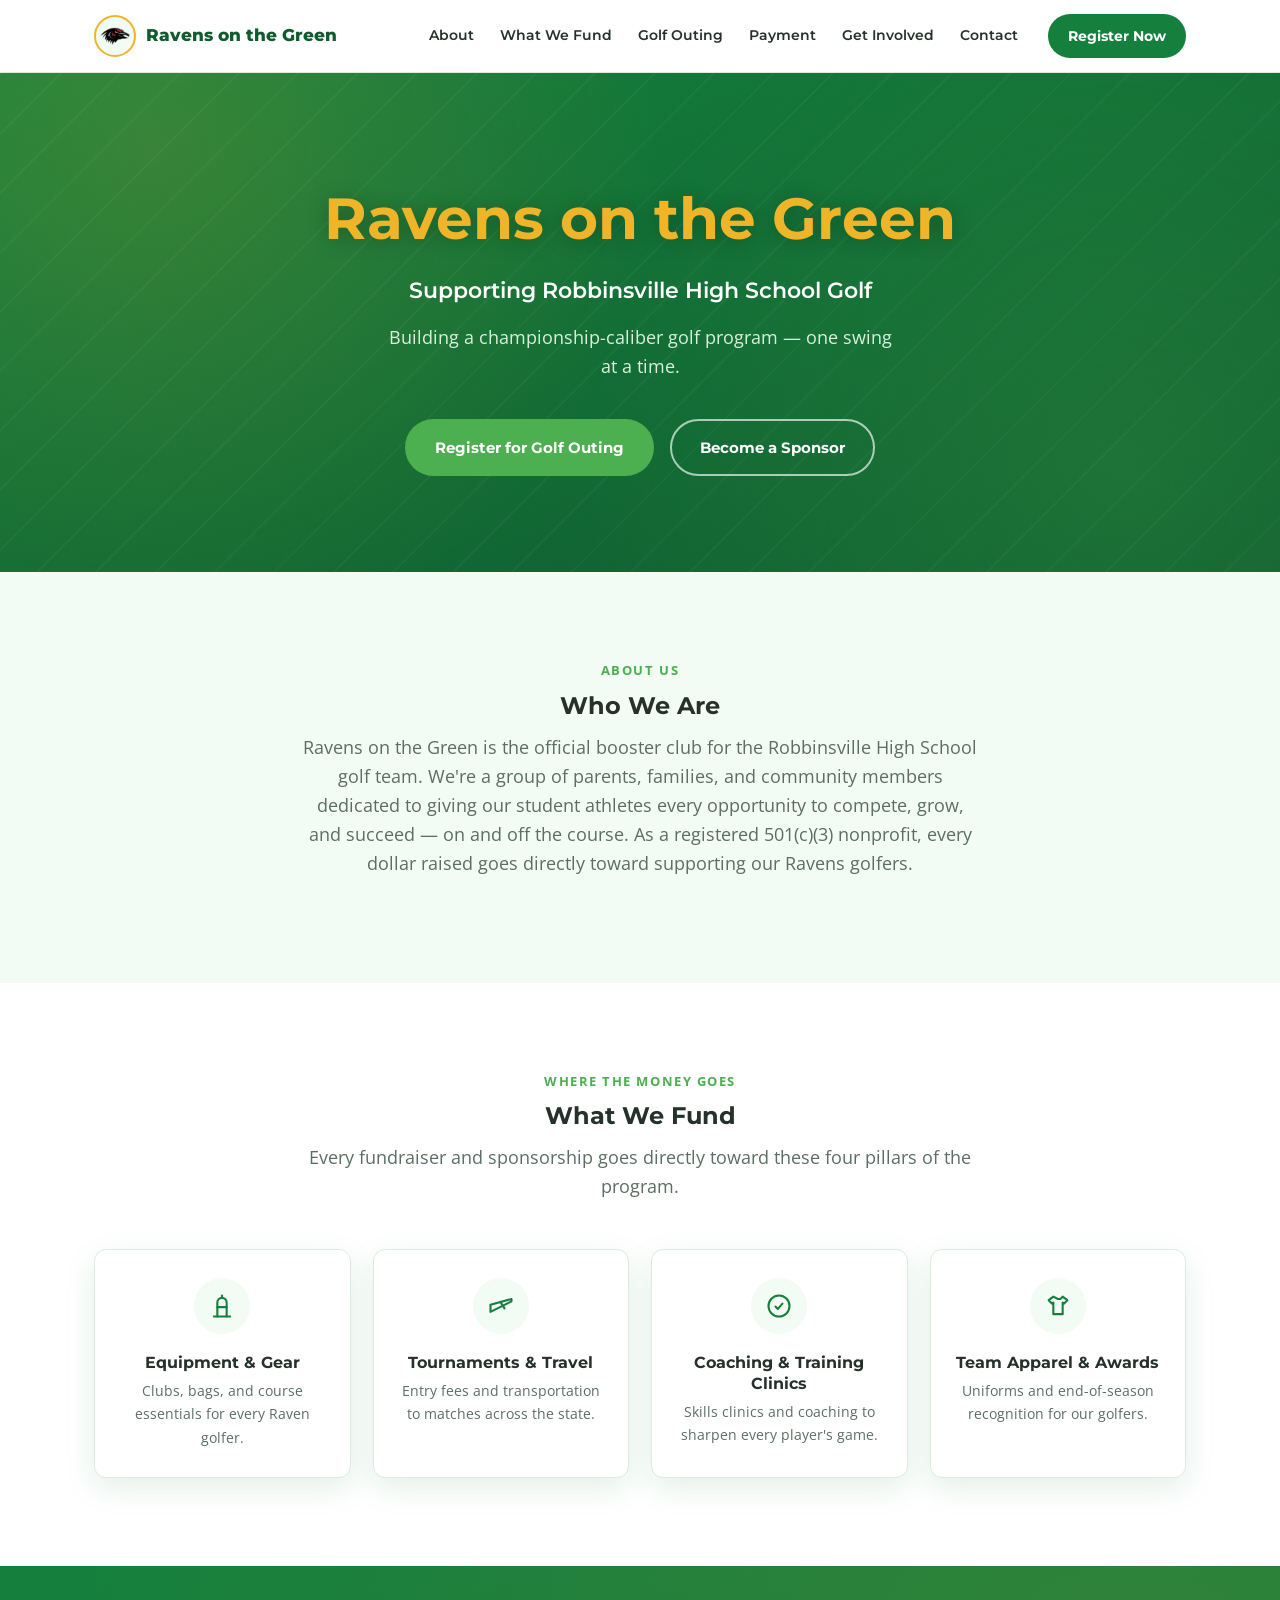
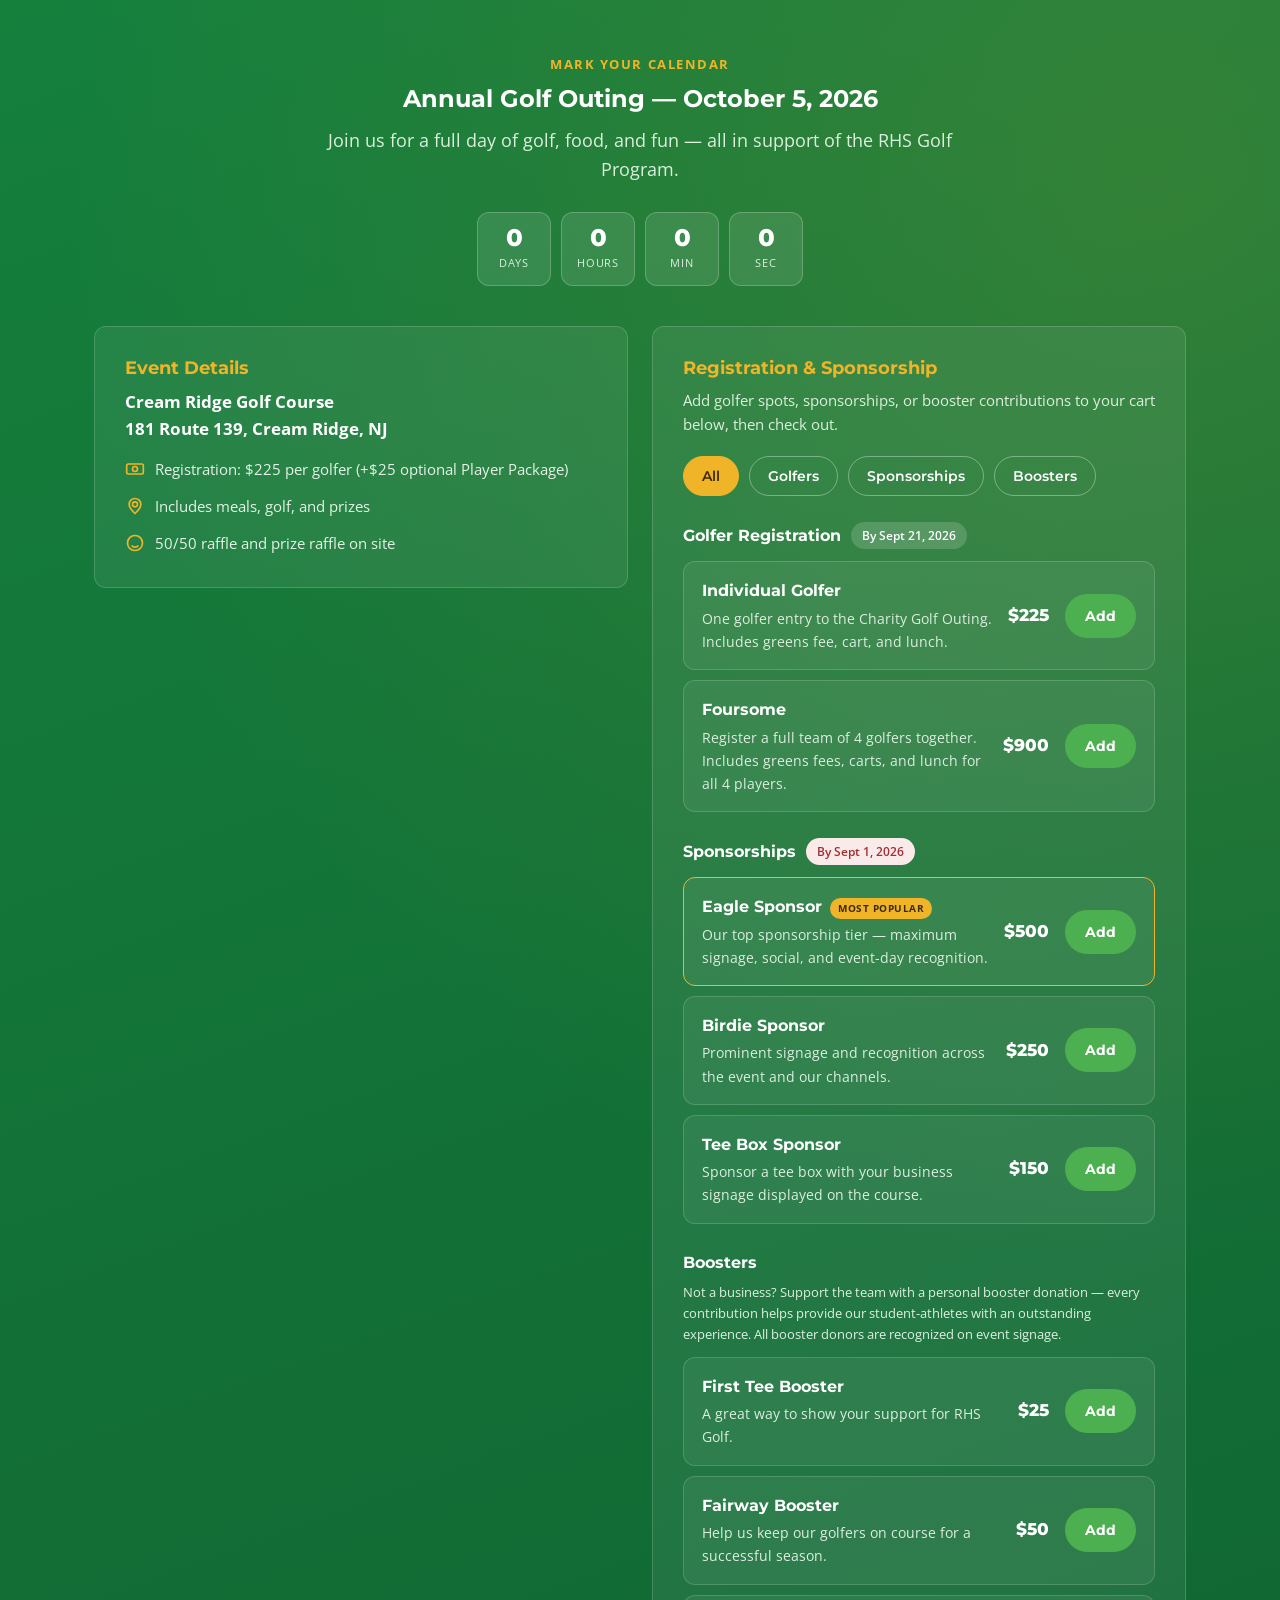
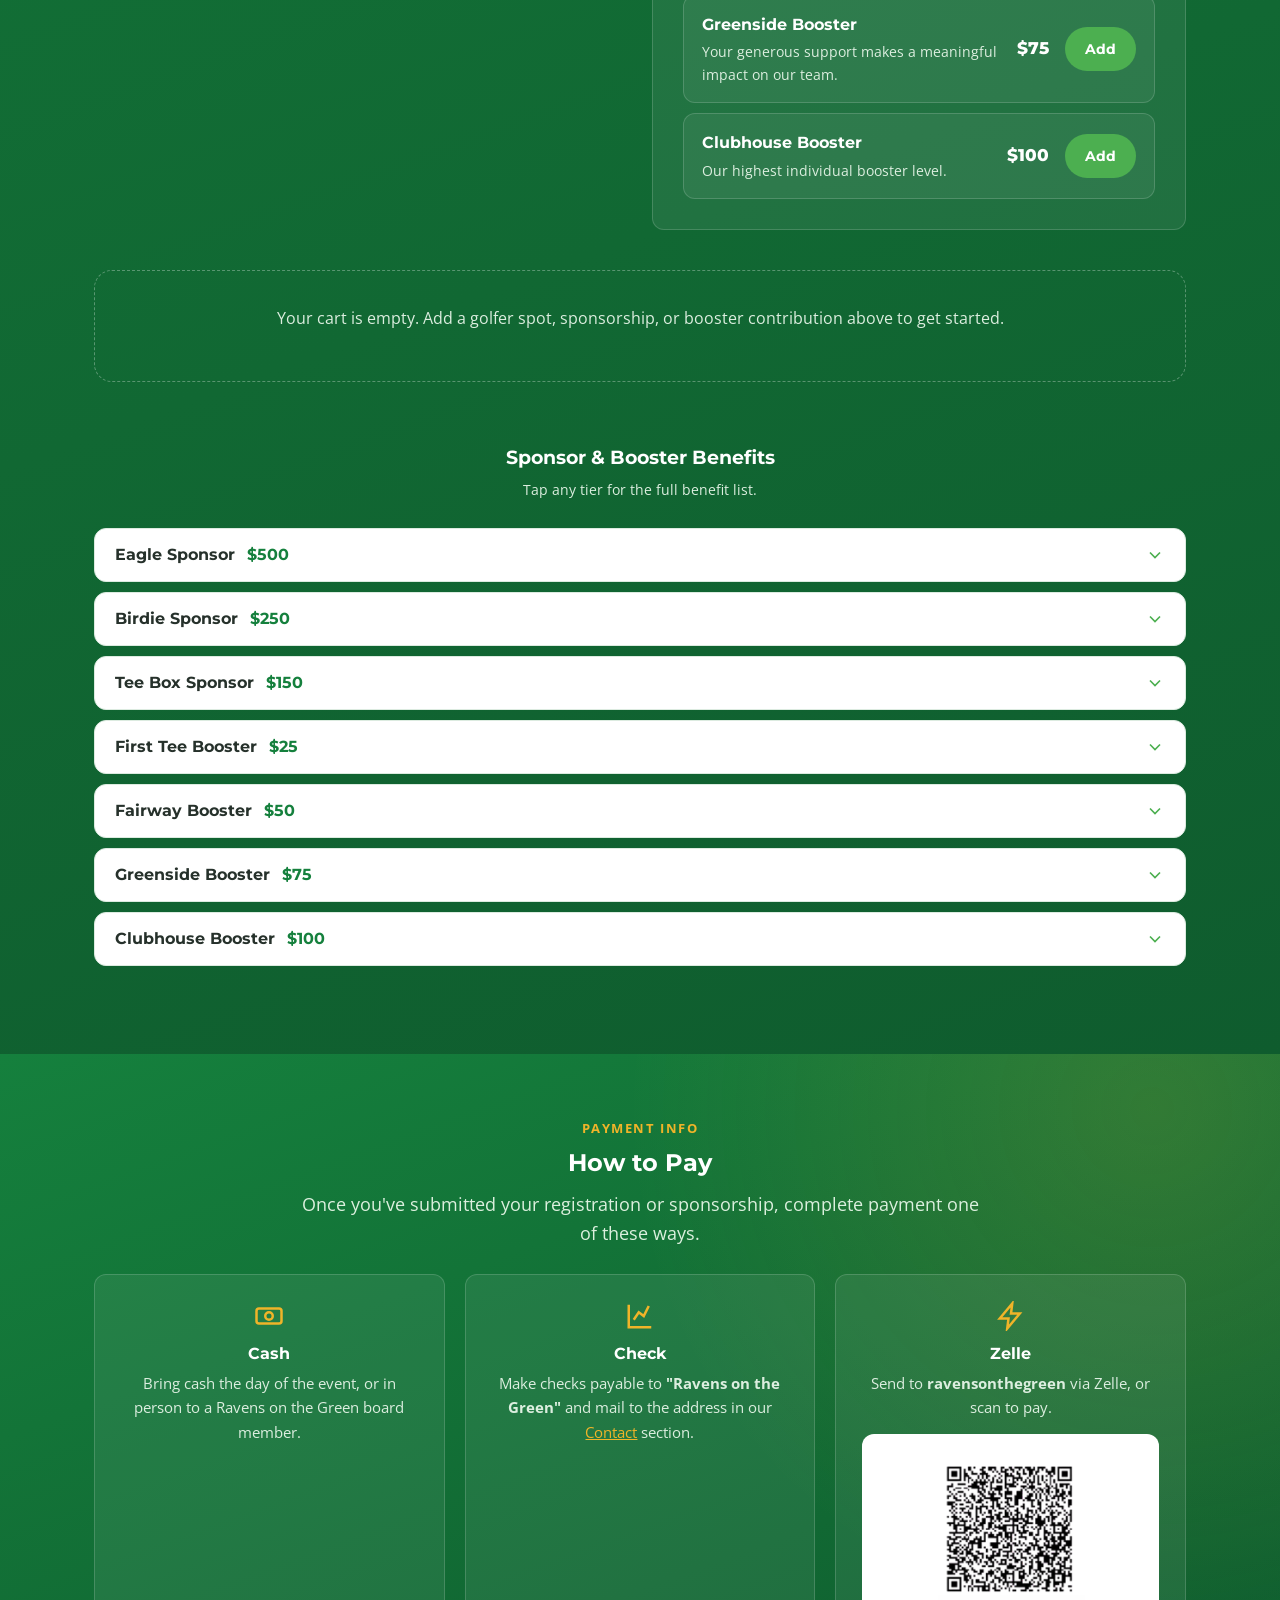
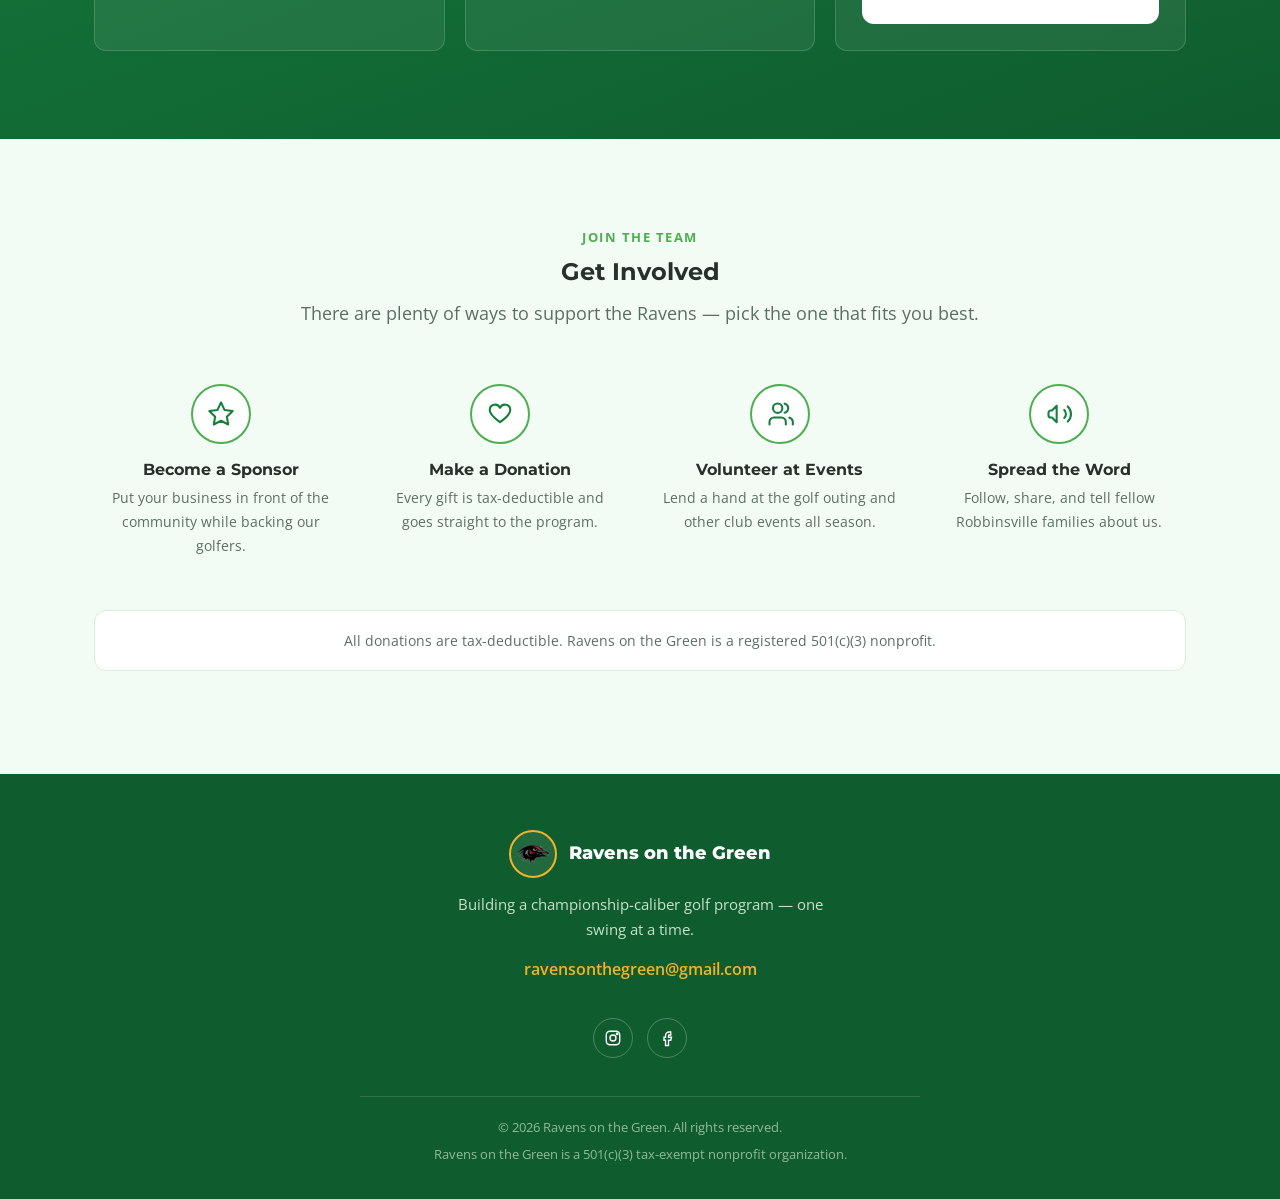
<file: index.html>
<!DOCTYPE html>
<html lang="en">
<head>
<meta charset="UTF-8">
<meta name="viewport" content="width=device-width, initial-scale=1">
<title>Ravens on the Green | RHS Golf Booster Club</title>
<meta name="description" content="Ravens on the Green is the official 501(c)(3) booster club for the Robbinsville High School golf team.">
<link rel="icon" type="image/png" href="assets/raven-logo.png">
<link rel="preconnect" href="https://fonts.googleapis.com">
<link rel="preconnect" href="https://fonts.gstatic.com" crossorigin>
<link href="https://fonts.googleapis.com/css2?family=Montserrat:wght@600;700;800&family=Open+Sans:wght@400;500;600;700&display=swap" rel="stylesheet">
<style>
  :root {
    --green: #15803D;
    --green-dark: #0F5C2E;
    --green-light: #4CAF50;
    --green-tint: #E9F7EC;
    --bg-light: #F3FBF5;
    --white: #FFFFFF;
    --text: #26312B;
    --text-muted: #5C6E64;
    --border: #DCEBE0;
    --red: #D64545;
    --red-dark: #A32E2E;
    --red-tint: #FBEAEA;
    --yellow: #F0B429;
    --yellow-dark: #92660D;
    --yellow-tint: #FDF3DC;
    --radius: 12px;
    --radius-lg: 18px;
    --radius-pill: 999px;
    --shadow: 0 10px 30px rgba(21, 128, 61, 0.12);
    --shadow-sm: 0 1px 3px rgba(21, 128, 61, 0.08);
    --nav-height: 72px;
    --cart-bar-height: 76px;
    --transition: 200ms ease;
  }

  * { box-sizing: border-box; }
  html { scroll-behavior: smooth; }
  html, body { overflow-x: hidden; }
  @media (prefers-reduced-motion: reduce) {
    html { scroll-behavior: auto; }
    *, *::before, *::after { animation-duration: 0.01ms !important; transition-duration: 0.01ms !important; }
  }

  body {
    margin: 0; font-family: 'Open Sans', sans-serif; color: var(--text);
    background: var(--white); font-size: 16px; line-height: 1.65; -webkit-font-smoothing: antialiased;
  }
  body.has-cart-bar { padding-bottom: var(--cart-bar-height); }
  h1, h2, h3, h4 { font-family: 'Montserrat', sans-serif; font-weight: 700; line-height: 1.25; margin: 0 0 0.5em; }
  p { margin: 0 0 1em; }
  a { color: inherit; }
  img, svg { max-width: 100%; display: block; }
  ul { list-style: none; margin: 0; padding: 0; }
  .container { max-width: 1140px; margin: 0 auto; padding: 0 24px; }
  .section { padding: 88px 0; scroll-margin-top: var(--nav-height); }
  .section-light { background: var(--bg-light); }
  .section-white { background: var(--white); }
  .eyebrow {
    text-transform: uppercase; letter-spacing: 0.12em; font-weight: 700; font-size: 0.8rem;
    color: var(--green-light); margin: 0 0 0.7em;
  }
  .center { text-align: center; }
  .lead { font-size: 1.1rem; color: var(--text-muted); max-width: 68ch; }
  .lead.center { margin-left: auto; margin-right: auto; }

  :focus-visible { outline: 3px solid var(--yellow); outline-offset: 2px; }
  .skip-link {
    position: absolute; left: -999px; top: 0; background: var(--green-dark); color: #fff;
    padding: 12px 20px; z-index: 2000; border-radius: 0 0 8px 0;
  }
  .skip-link:focus { left: 0; }

  /* Buttons */
  .btn {
    display: inline-flex; align-items: center; justify-content: center; gap: 8px;
    font-family: 'Montserrat', sans-serif; font-weight: 700; font-size: 0.95rem;
    padding: 14px 28px; border-radius: 999px; border: 2px solid transparent;
    cursor: pointer; text-decoration: none; min-height: 44px; white-space: nowrap;
    transition: transform var(--transition), box-shadow var(--transition), background var(--transition), color var(--transition);
  }
  .btn:active { transform: scale(0.97); }
  .btn:disabled { opacity: 0.55; cursor: not-allowed; }
  .btn-primary { background: var(--green); color: #fff; }
  .btn-primary:hover { background: var(--green-dark); box-shadow: 0 8px 22px rgba(21, 128, 61, 0.3); transform: translateY(-2px); }
  .btn-light { background: var(--green-light); color: #fff; }
  .btn-light:hover { background: #3d9142; box-shadow: 0 8px 22px rgba(76, 175, 80, 0.35); transform: translateY(-2px); }
  .btn-outline-light { background: transparent; color: #fff; border-color: rgba(255, 255, 255, 0.65); }
  .btn-outline-light:hover { background: rgba(255, 255, 255, 0.12); border-color: #fff; transform: translateY(-2px); }
  .btn-outline { background: transparent; color: var(--green); border-color: var(--green); }
  .btn-outline:hover { background: var(--green-tint); }
  .btn-sm { padding: 9px 18px; font-size: 0.85rem; }
  .btn-lg { padding: 16px 32px; font-size: 1.02rem; }
  .btn-block { width: 100%; }
  .icon { width: 20px; height: 20px; flex-shrink: 0; }

  /* Nav */
  .site-nav {
    position: sticky; top: 0; z-index: 1000; background: rgba(255, 255, 255, 0.94);
    backdrop-filter: blur(8px); border-bottom: 1px solid var(--border);
    transition: box-shadow var(--transition);
  }
  .site-nav.is-scrolled { box-shadow: 0 4px 18px rgba(21, 128, 61, 0.08); }
  .nav-inner {
    display: flex; align-items: center; justify-content: space-between;
    height: var(--nav-height); max-width: 1140px; margin: 0 auto; padding: 0 24px;
  }
  .nav-brand { display: flex; align-items: center; gap: 10px; text-decoration: none; color: var(--green-dark); }
  .nav-logo {
    width: 42px; height: 42px; border-radius: 50%; background: var(--bg-light);
    border: 2px solid var(--yellow); display: flex; align-items: center; justify-content: center;
    overflow: hidden; flex-shrink: 0;
  }
  .nav-logo img { width: 78%; height: auto; }
  .nav-brand-text { font-family: 'Montserrat', sans-serif; font-weight: 800; font-size: 1.05rem; color: var(--green-dark); }
  .nav-links { display: flex; align-items: center; gap: 26px; }
  .nav-link {
    font-family: 'Montserrat', sans-serif; font-weight: 600; font-size: 0.9rem;
    color: var(--text); text-decoration: none; transition: color var(--transition);
  }
  .nav-link:hover { color: var(--green); }
  .nav-cta { margin-left: 4px; }
  .nav-toggle {
    display: none; flex-direction: column; justify-content: center; gap: 5px;
    width: 44px; height: 44px; background: none; border: none; cursor: pointer;
  }
  .nav-toggle span { display: block; width: 24px; height: 2.5px; background: var(--green-dark); border-radius: 2px; transition: transform var(--transition), opacity var(--transition); }
  .nav-toggle[aria-expanded="true"] span:nth-child(1) { transform: translateY(7.5px) rotate(45deg); }
  .nav-toggle[aria-expanded="true"] span:nth-child(2) { opacity: 0; }
  .nav-toggle[aria-expanded="true"] span:nth-child(3) { transform: translateY(-7.5px) rotate(-45deg); }

  @media (max-width: 900px) {
    .nav-toggle { display: flex; }
    .nav-links {
      position: fixed; top: var(--nav-height); left: 0; right: 0;
      height: calc(100vh - var(--nav-height)); height: calc(100dvh - var(--nav-height));
      background: var(--white); flex-direction: column; align-items: stretch; gap: 0;
      padding: 12px 24px 32px; transform: translateX(100%); transition: transform 260ms ease;
      overflow-y: auto;
    }
    .nav-links.is-open { transform: translateX(0); }
    .nav-link { padding: 15px 4px; border-bottom: 1px solid var(--border); font-size: 1.05rem; }
    .nav-cta { margin: 18px 0 0; text-align: center; }
  }

  /* Hero */
  .hero {
    position: relative; color: #fff; text-align: center;
    padding: 110px 24px 96px;
    background:
      radial-gradient(circle at 12% 15%, rgba(240, 180, 41, 0.16), transparent 42%),
      radial-gradient(circle at 88% 82%, rgba(76, 175, 80, 0.22), transparent 45%),
      repeating-linear-gradient(135deg, rgba(255, 255, 255, 0.035) 0 2px, transparent 2px 42px),
      linear-gradient(160deg, var(--green) 0%, var(--green-dark) 100%);
  }
  .hero-inner { position: relative; z-index: 1; max-width: 780px; margin: 0 auto; }
  .hero-club-name { color: var(--yellow); font-size: clamp(2.2rem, 5.5vw, 3.6rem); margin-bottom: 0.3em; text-shadow: 0 2px 20px rgba(0, 0, 0, 0.25); }
  .hero-subtitle { font-family: 'Montserrat', sans-serif; font-weight: 600; font-size: clamp(1.1rem, 2.4vw, 1.4rem); color: #fff; margin-bottom: 0.6em; }
  .hero-tagline { font-size: 1.1rem; color: #DCF0DE; max-width: 52ch; margin: 0 auto 2.2em; }
  .hero-actions { display: flex; flex-wrap: wrap; justify-content: center; gap: 16px; }

  /* Cards grid: What We Fund */
  .fund-grid { display: grid; grid-template-columns: repeat(2, 1fr); gap: 22px; margin-top: 48px; }
  @media (min-width: 860px) { .fund-grid { grid-template-columns: repeat(4, 1fr); } }
  .fund-card {
    background: var(--white); border: 1px solid var(--border); border-radius: var(--radius);
    padding: 28px 20px; text-align: center; box-shadow: var(--shadow);
    transition: transform var(--transition), box-shadow var(--transition);
  }
  .fund-card:hover { transform: translateY(-6px); box-shadow: 0 16px 36px rgba(21, 128, 61, 0.16); }
  .fund-icon {
    width: 56px; height: 56px; margin: 0 auto 18px; border-radius: 50%;
    background: var(--bg-light); display: flex; align-items: center; justify-content: center;
  }
  .fund-icon svg { width: 28px; height: 28px; color: var(--green); }
  .fund-card h3 { font-size: 1.02rem; margin-bottom: 0.4em; }
  .fund-card p { font-size: 0.88rem; color: var(--text-muted); margin: 0; }

  /* Golf outing */
  .outing {
    background:
      radial-gradient(circle at 90% 8%, rgba(240, 180, 41, 0.14), transparent 40%),
      linear-gradient(160deg, var(--green) 0%, var(--green-dark) 100%);
    color: #fff;
  }
  .outing .eyebrow { color: var(--yellow); }
  .outing h2 { color: #fff; }
  .outing-grid { display: grid; grid-template-columns: 1fr; gap: 24px; margin-top: 40px; }
  @media (min-width: 900px) { .outing-grid { grid-template-columns: 1fr 1fr; align-items: start; } }
  .outing-details {
    background: rgba(255, 255, 255, 0.07); border: 1px solid rgba(255, 255, 255, 0.16);
    border-radius: var(--radius); padding: 30px;
  }
  .outing-details h3 { color: var(--yellow); font-size: 1.1rem; }
  .outing-venue { font-weight: 700; font-size: 1.05rem; margin-bottom: 0.8em; }
  .outing-list { display: flex; flex-direction: column; gap: 12px; margin: 0 0 0; padding: 0; }
  .outing-list li { display: flex; gap: 10px; align-items: flex-start; color: #E4F3E6; font-size: 0.96rem; }
  .outing-list svg { width: 20px; height: 20px; color: var(--yellow); flex-shrink: 0; margin-top: 2px; }

  .countdown { display: flex; gap: 10px; margin: 28px auto 0; justify-content: center; flex-wrap: wrap; }
  .countdown-item {
    display: flex; flex-direction: column; align-items: center; justify-content: center;
    background: rgba(255, 255, 255, 0.1); border: 1px solid rgba(255, 255, 255, 0.22);
    border-radius: var(--radius); width: 74px; height: 74px;
  }
  .countdown-num { font-family: 'Montserrat', sans-serif; font-size: 1.5rem; font-weight: 800; line-height: 1; font-variant-numeric: tabular-nums; }
  .countdown-label { font-size: 0.66rem; text-transform: uppercase; letter-spacing: 0.07em; margin-top: 5px; color: #DCF0DE; }

  /* Tier tabs & lists (cart) */
  .tier-tabs { display: flex; gap: 10px; margin: 0 0 26px; flex-wrap: wrap; }
  .tier-tab {
    font-family: 'Montserrat', sans-serif; font-weight: 600; font-size: 0.86rem;
    padding: 9px 18px; border-radius: var(--radius-pill); border: 1.5px solid rgba(255, 255, 255, 0.35);
    background: transparent; color: #fff; cursor: pointer; transition: all var(--transition); min-height: 40px;
  }
  .tier-tab:hover { border-color: var(--yellow); }
  .tier-tab.is-active { background: var(--yellow); border-color: var(--yellow); color: #3D2B04; }

  .tier-group-label {
    display: flex; align-items: center; gap: 10px; flex-wrap: wrap;
    font-family: 'Montserrat', sans-serif; font-weight: 700; font-size: 0.98rem;
    margin: 26px 0 12px; color: #fff;
  }
  .tier-group-label:first-of-type { margin-top: 6px; }
  .tier-group-label[hidden] { display: none; }
  .deadline-pill {
    font-family: 'Open Sans', sans-serif; font-weight: 600; font-size: 0.72rem;
    background: rgba(255, 255, 255, 0.16); color: #fff; padding: 4px 11px; border-radius: var(--radius-pill);
  }
  .deadline-pill.urgent { background: var(--red-tint); color: var(--red-dark); }

  .tier-list { display: flex; flex-direction: column; gap: 10px; }
  .tier-list[hidden] { display: none; }
  .tier-row {
    display: flex; align-items: center; gap: 16px; padding: 16px 18px;
    border: 1px solid rgba(255, 255, 255, 0.16); border-radius: var(--radius); background: rgba(255, 255, 255, 0.06);
    transition: box-shadow var(--transition), border-color var(--transition), background var(--transition);
  }
  .tier-row:hover { border-color: rgba(255, 255, 255, 0.35); }
  .tier-row.is-in-cart { border-color: var(--yellow); background: rgba(240, 180, 41, 0.12); }
  .tier-row.is-featured { border-color: var(--yellow); }
  .tier-main { flex: 1; min-width: 0; }
  .tier-name-row { display: flex; align-items: center; gap: 8px; flex-wrap: wrap; }
  .tier-name { font-family: 'Montserrat', sans-serif; font-weight: 700; font-size: 1rem; margin-bottom: 2px; }
  .tier-badge {
    font-family: 'Open Sans', sans-serif; font-weight: 700; font-size: 0.65rem; text-transform: uppercase; letter-spacing: 0.05em;
    background: var(--yellow); color: #3D2B04; padding: 2px 8px; border-radius: var(--radius-pill);
  }
  .tier-desc { color: #DCEEDF; font-size: 0.88rem; margin: 0; }
  .tier-price { font-family: 'Montserrat', sans-serif; font-weight: 800; font-size: 1.05rem; white-space: nowrap; color: #fff; }
  .tier-action { flex-shrink: 0; }

  .tier-addon { margin-top: 10px; padding-top: 10px; border-top: 1px dashed rgba(255, 255, 255, 0.22); }
  .tier-addon label { display: flex; align-items: center; gap: 10px; font-size: 0.87rem; color: #E4F3E6; cursor: pointer; }
  .tier-addon input { width: 18px; height: 18px; accent-color: var(--yellow); flex-shrink: 0; }

  .qty-stepper { display: flex; align-items: center; gap: 10px; background: rgba(255, 255, 255, 0.14); border-radius: var(--radius-pill); padding: 4px; }
  .qty-btn {
    width: 34px; height: 34px; border-radius: 50%; border: none; background: var(--white); color: var(--green-dark);
    font-size: 1.15rem; font-weight: 700; cursor: pointer; display: flex; align-items: center; justify-content: center;
    transition: background var(--transition);
  }
  .qty-btn:hover { background: var(--yellow); }
  .qty-val { min-width: 20px; text-align: center; font-weight: 700; color: #fff; font-variant-numeric: tabular-nums; }

  @media (max-width: 640px) {
    .tier-row { flex-wrap: wrap; }
    .tier-price { order: 2; }
    .tier-action { order: 3; margin-left: auto; }
    .tier-main { order: 1; flex-basis: 100%; }
  }

  /* Checkout */
  .checkout { margin-top: 40px; }
  .checkout-empty {
    text-align: center; padding: 34px 22px; border: 1px dashed rgba(255, 255, 255, 0.3);
    border-radius: var(--radius-lg); color: #DCEEDF;
  }
  .checkout-form { border: 1px solid var(--border); border-radius: var(--radius-lg); padding: 28px; background: var(--white); color: var(--text); box-shadow: var(--shadow); }
  .checkout-form h3 { color: var(--text); }
  .checkout-section { margin-top: 24px; padding-top: 20px; border-top: 1px solid var(--border); }

  .form-row { display: grid; grid-template-columns: 1fr 1fr; gap: 14px; }
  .form-row-3 { grid-template-columns: repeat(3, 1fr); }
  @media (max-width: 640px) { .form-row, .form-row-3 { grid-template-columns: 1fr; } }

  .field { margin-bottom: 14px; display: flex; flex-direction: column; }
  .field label { font-weight: 600; font-size: 0.88rem; margin-bottom: 6px; }
  .field .req { color: var(--red); }
  .field input, .field textarea {
    font-family: 'Open Sans', sans-serif; font-size: 1rem; padding: 11px 13px; border-radius: 8px;
    border: 1.5px solid var(--border); background: var(--white); color: var(--text);
    min-height: 44px; transition: border-color var(--transition);
  }
  .field input:focus, .field textarea:focus { border-color: var(--green-light); outline: none; }
  .field textarea { min-height: 68px; resize: vertical; }
  .field-hint { font-size: 0.8rem; color: var(--text-muted); margin: 4px 0 0; }
  .field-error { color: var(--red); font-size: 0.8rem; margin: 4px 0 0; min-height: 1.2em; }
  .field.has-error input, .field.has-error textarea { border-color: var(--red); }

  .checkbox-row { display: flex; align-items: center; gap: 10px; font-size: 0.92rem; cursor: pointer; margin-top: 6px; }
  .checkbox-row input { width: 18px; height: 18px; accent-color: var(--green); }

  .order-summary { margin: 14px 0; display: flex; flex-direction: column; gap: 8px; }
  .order-summary li { display: flex; justify-content: space-between; gap: 12px; font-size: 0.92rem; padding: 4px 0; }
  .order-summary .os-price { font-weight: 600; white-space: nowrap; }
  .order-total {
    display: flex; justify-content: space-between; align-items: center; font-family: 'Montserrat', sans-serif;
    font-weight: 800; font-size: 1.25rem; padding: 14px 0; border-top: 2px solid var(--text); margin-bottom: 18px;
    color: var(--green-dark);
  }
  .form-note { font-size: 0.82rem; color: var(--text-muted); text-align: center; margin: 12px 0 0; }

  .checkout-success { text-align: center; padding: 44px 22px; border: 1px solid var(--border); border-radius: var(--radius-lg); background: var(--white); color: var(--text); box-shadow: var(--shadow); }
  .success-icon { width: 52px; height: 52px; color: var(--green); margin: 0 auto 14px; }
  .checkout-success .btn { margin-top: 12px; }

  /* Sticky cart bar */
  .cart-bar {
    position: fixed; left: 0; right: 0; bottom: 0; z-index: 900;
    background: var(--green-dark); color: #fff; box-shadow: 0 -6px 24px rgba(0, 0, 0, 0.2);
    height: var(--cart-bar-height); display: flex; align-items: center;
  }
  .cart-bar[hidden] { display: none; }
  .cart-bar-inner { display: flex; align-items: center; justify-content: space-between; width: 100%; gap: 16px; }
  .cart-bar-summary { display: flex; flex-direction: column; }
  .cart-bar-count { font-size: 0.8rem; color: var(--yellow); }
  .cart-bar-total { font-family: 'Montserrat', sans-serif; font-weight: 800; font-size: 1.25rem; font-variant-numeric: tabular-nums; }

  /* Benefits accordion */
  .accordion { display: flex; flex-direction: column; gap: 10px; margin-top: 26px; }
  .accordion-item { border: 1px solid var(--border); border-radius: var(--radius); background: var(--white); overflow: hidden; }
  .accordion-trigger {
    width: 100%; display: flex; align-items: center; justify-content: space-between; gap: 16px;
    padding: 16px 20px; background: none; border: none; cursor: pointer; text-align: left;
    font-family: 'Montserrat', sans-serif; font-weight: 700; font-size: 0.98rem; color: var(--text); min-height: 44px;
  }
  .accordion-trigger-left { display: flex; align-items: center; gap: 12px; flex-wrap: wrap; }
  .accordion-price { color: var(--green); font-weight: 700; }
  .accordion-chevron { width: 20px; height: 20px; transition: transform var(--transition); flex-shrink: 0; color: var(--green-light); }
  .accordion-item.is-open .accordion-chevron { transform: rotate(180deg); }
  .accordion-panel { max-height: 0; overflow: hidden; transition: max-height 260ms ease; }
  .accordion-item.is-open .accordion-panel { max-height: 480px; }
  .accordion-panel-inner { padding: 0 20px 20px; color: var(--text-muted); }
  .accordion-panel-inner ul { display: flex; flex-direction: column; gap: 8px; }
  .accordion-panel-inner li { display: flex; gap: 10px; align-items: flex-start; font-size: 0.92rem; }
  .accordion-panel-inner li svg { width: 16px; height: 16px; margin-top: 3px; color: var(--green); flex-shrink: 0; }
  .benefits-note { font-size: 0.85rem; color: #DCEEDF; margin-top: 4px; }

  /* Payment */
  .payment-grid { display: grid; grid-template-columns: repeat(3, 1fr); gap: 20px; margin-top: 26px; }
  @media (max-width: 860px) { .payment-grid { grid-template-columns: 1fr; } }
  .payment-card {
    background: rgba(255, 255, 255, 0.07); border: 1px solid rgba(255, 255, 255, 0.16);
    border-radius: var(--radius); padding: 26px; text-align: center; color: #fff;
  }
  .payment-card .icon-lg { width: 30px; height: 30px; color: var(--yellow); margin: 0 auto 12px; }
  .payment-card h3 { color: #fff; font-size: 1.02rem; }
  .payment-card p { color: #DCEEDF; font-size: 0.92rem; margin: 0; }
  .qr-code {
    margin-top: 14px; border: 1px solid rgba(255, 255, 255, 0.25); border-radius: var(--radius);
    padding: 14px; display: flex; justify-content: center; background: #fff;
  }
  .qr-code img { width: 100%; max-width: 160px; height: auto; }

  /* Get involved */
  .involved-grid { display: grid; grid-template-columns: 1fr; gap: 26px; margin-top: 48px; }
  @media (min-width: 700px) { .involved-grid { grid-template-columns: repeat(2, 1fr); } }
  @media (min-width: 1024px) { .involved-grid { grid-template-columns: repeat(4, 1fr); } }
  .involved-item { text-align: center; padding: 8px; }
  .involved-icon {
    width: 60px; height: 60px; margin: 0 auto 16px; border-radius: 50%;
    background: var(--white); border: 2px solid var(--green-light); display: flex; align-items: center; justify-content: center;
  }
  .involved-icon svg { width: 28px; height: 28px; color: var(--green); }
  .involved-item h3 { font-size: 1rem; margin-bottom: 0.4em; }
  .involved-item p { font-size: 0.9rem; color: var(--text-muted); margin: 0; }
  .tax-note {
    text-align: center; margin-top: 44px; padding: 18px 24px; background: var(--white);
    border: 1px solid var(--border); border-radius: var(--radius); color: var(--text-muted); font-size: 0.9rem;
  }

  /* Footer */
  .footer { background: var(--green-dark); color: #DCEEDF; padding: 56px 0 28px; }
  .footer-inner { display: flex; flex-direction: column; align-items: center; text-align: center; gap: 14px; }
  .footer-brand { display: flex; align-items: center; gap: 12px; }
  .footer-logo {
    width: 48px; height: 48px; border-radius: 50%; background: rgba(255, 255, 255, 0.08);
    border: 2px solid var(--yellow); display: flex; align-items: center; justify-content: center; overflow: hidden;
  }
  .footer-logo img { width: 78%; height: auto; }
  .footer-name { font-family: 'Montserrat', sans-serif; font-weight: 800; color: #fff; font-size: 1.15rem; }
  .footer-tagline { color: #C6E2CA; font-size: 0.95rem; max-width: 44ch; margin: 0; }
  .footer-email a { color: var(--yellow); text-decoration: none; font-weight: 600; }
  .footer-email a:hover { text-decoration: underline; }
  .footer-social { display: flex; gap: 14px; margin: 6px 0; }
  .social-btn {
    width: 40px; height: 40px; border-radius: 50%; border: 1px solid rgba(255, 255, 255, 0.25);
    display: flex; align-items: center; justify-content: center; color: #fff; text-decoration: none;
    transition: background var(--transition), border-color var(--transition), transform var(--transition);
  }
  .social-btn:hover { background: var(--yellow); border-color: var(--yellow); color: #3D2B04; transform: translateY(-3px); }
  .social-btn svg { width: 18px; height: 18px; }
  .footer-legal { margin-top: 18px; border-top: 1px solid rgba(255, 255, 255, 0.14); padding-top: 20px; width: 100%; max-width: 560px; }
  .footer-legal p { font-size: 0.8rem; color: #8FBB98; margin: 0 0 6px; }
</style>
</head>
<body>

<a class="skip-link" href="#main">Skip to main content</a>

<nav class="site-nav" id="siteNav" aria-label="Primary">
  <div class="nav-inner">
    <a href="#top" class="nav-brand">
      <span class="nav-logo"><img src="assets/raven-logo.png" alt=""></span>
      <span class="nav-brand-text">Ravens on the Green</span>
    </a>
    <button class="nav-toggle" id="navToggle" aria-expanded="false" aria-controls="navLinks" aria-label="Toggle navigation menu">
      <span></span><span></span><span></span>
    </button>
    <div class="nav-links" id="navLinks">
      <a href="#who-we-are" class="nav-link">About</a>
      <a href="#what-we-fund" class="nav-link">What We Fund</a>
      <a href="#golf-outing" class="nav-link">Golf Outing</a>
      <a href="#payment" class="nav-link">Payment</a>
      <a href="#get-involved" class="nav-link">Get Involved</a>
      <a href="#contact" class="nav-link">Contact</a>
      <a href="#golf-outing" class="btn btn-primary btn-sm nav-cta">Register Now</a>
    </div>
  </div>
</nav>

<main id="main">

  <!-- ============ HERO ============ -->
  <section class="hero" id="top">
    <div class="hero-inner">
      <h1 class="hero-club-name">Ravens on the Green</h1>
      <p class="hero-subtitle">Supporting Robbinsville High School Golf</p>
      <p class="hero-tagline">Building a championship-caliber golf program — one swing at a time.</p>
      <div class="hero-actions">
        <a href="#golf-outing" class="btn btn-light" id="heroRegisterBtn">Register for Golf Outing</a>
        <a href="#golf-outing" class="btn btn-outline-light" id="heroSponsorBtn">Become a Sponsor</a>
      </div>
    </div>
  </section>

  <!-- ============ WHO WE ARE ============ -->
  <section class="section section-light" id="who-we-are">
    <div class="container">
      <p class="eyebrow center">About Us</p>
      <h2 class="center">Who We Are</h2>
      <p class="lead center">Ravens on the Green is the official booster club for the Robbinsville High School golf team. We're a group of parents, families, and community members dedicated to giving our student athletes every opportunity to compete, grow, and succeed — on and off the course. As a registered 501(c)(3) nonprofit, every dollar raised goes directly toward supporting our Ravens golfers.</p>
    </div>
  </section>

  <!-- ============ WHAT WE FUND ============ -->
  <section class="section section-white" id="what-we-fund">
    <div class="container">
      <p class="eyebrow center">Where the Money Goes</p>
      <h2 class="center">What We Fund</h2>
      <p class="lead center">Every fundraiser and sponsorship goes directly toward these four pillars of the program.</p>
      <div class="fund-grid">
        <div class="fund-card">
          <div class="fund-icon"><svg viewBox="0 0 24 24" fill="none" stroke="currentColor" stroke-width="1.8" stroke-linecap="round" stroke-linejoin="round"><path d="M8 21V9a4 4 0 0 1 4-4v0a4 4 0 0 1 4 4v12"/><path d="M5 21h14"/><path d="M8 13h8"/><path d="M12 5V3"/></svg></div>
          <h3>Equipment &amp; Gear</h3>
          <p>Clubs, bags, and course essentials for every Raven golfer.</p>
        </div>
        <div class="fund-card">
          <div class="fund-icon"><svg viewBox="0 0 24 24" fill="none" stroke="currentColor" stroke-width="1.8" stroke-linecap="round" stroke-linejoin="round"><path d="m3 11 18-5v2l-18 9v-6Z"/><path d="M11.5 8.5 15 14"/></svg></div>
          <h3>Tournaments &amp; Travel</h3>
          <p>Entry fees and transportation to matches across the state.</p>
        </div>
        <div class="fund-card">
          <div class="fund-icon"><svg viewBox="0 0 24 24" fill="none" stroke="currentColor" stroke-width="1.8" stroke-linecap="round" stroke-linejoin="round"><circle cx="12" cy="12" r="9"/><path d="M9 12.5l2 2 4-4.5"/></svg></div>
          <h3>Coaching &amp; Training Clinics</h3>
          <p>Skills clinics and coaching to sharpen every player's game.</p>
        </div>
        <div class="fund-card">
          <div class="fund-icon"><svg viewBox="0 0 24 24" fill="none" stroke="currentColor" stroke-width="1.8" stroke-linecap="round" stroke-linejoin="round"><path d="M8 4 4 7l3 3 1-1v10h8V9l1 1 3-3-4-3-2 2h-2L8 4Z"/></svg></div>
          <h3>Team Apparel &amp; Awards</h3>
          <p>Uniforms and end-of-season recognition for our golfers.</p>
        </div>
      </div>
    </div>
  </section>

  <!-- ============ GOLF OUTING (cart + checkout) ============ -->
  <section class="section outing" id="golf-outing">
    <div class="container">
      <p class="eyebrow center">Mark Your Calendar</p>
      <h2 class="center">Annual Golf Outing — October 5, 2026</h2>
      <p class="lead center" style="color:#DCF0DE; margin-left:auto; margin-right:auto;">Join us for a full day of golf, food, and fun — all in support of the RHS Golf Program.</p>

      <div class="countdown" id="countdown" aria-label="Countdown to the golf outing">
        <div class="countdown-item"><span class="countdown-num" id="cd-days">--</span><span class="countdown-label">Days</span></div>
        <div class="countdown-item"><span class="countdown-num" id="cd-hours">--</span><span class="countdown-label">Hours</span></div>
        <div class="countdown-item"><span class="countdown-num" id="cd-minutes">--</span><span class="countdown-label">Min</span></div>
        <div class="countdown-item"><span class="countdown-num" id="cd-seconds">--</span><span class="countdown-label">Sec</span></div>
      </div>

      <div class="outing-grid">
        <div class="outing-details">
          <h3>Event Details</h3>
          <p class="outing-venue">Cream Ridge Golf Course<br>181 Route 139, Cream Ridge, NJ</p>
          <ul class="outing-list">
            <li><svg viewBox="0 0 24 24" fill="none" stroke="currentColor" stroke-width="2"><rect x="2" y="6" width="20" height="12" rx="2"/><circle cx="12" cy="12" r="3"/></svg><span>Registration: $225 per golfer (+$25 optional Player Package)</span></li>
            <li><svg viewBox="0 0 24 24" fill="none" stroke="currentColor" stroke-width="2"><path d="M12 21s-7-6.2-7-11a7 7 0 0 1 14 0c0 4.8-7 11-7 11Z"/><circle cx="12" cy="10" r="3"/></svg><span>Includes meals, golf, and prizes</span></li>
            <li><svg viewBox="0 0 24 24" fill="none" stroke="currentColor" stroke-width="2"><circle cx="12" cy="12" r="9"/><path d="M8 15s1.5 2 4 2 4-2 4-2M9 9h.01M15 9h.01"/></svg><span>50/50 raffle and prize raffle on site</span></li>
          </ul>
        </div>

        <div class="outing-details">
          <h3>Registration &amp; Sponsorship</h3>
          <p style="color:#DCF0DE; font-size:0.92rem; margin-bottom:20px;">Add golfer spots, sponsorships, or booster contributions to your cart below, then check out.</p>

          <div class="tier-tabs" role="tablist" aria-label="Tier categories">
            <button class="tier-tab is-active" data-filter="all" role="tab" aria-selected="true">All</button>
            <button class="tier-tab" data-filter="golfer" role="tab" aria-selected="false">Golfers</button>
            <button class="tier-tab" data-filter="sponsor" role="tab" aria-selected="false">Sponsorships</button>
            <button class="tier-tab" data-filter="booster" role="tab" aria-selected="false">Boosters</button>
          </div>

          <div class="tier-group-label" data-group="golfer">Golfer Registration <span class="deadline-pill">By Sept 21, 2026</span></div>
          <ul class="tier-list" id="tierListGolfer" data-group="golfer"></ul>

          <div class="tier-group-label" data-group="sponsor">Sponsorships <span class="deadline-pill urgent">By Sept 1, 2026</span></div>
          <ul class="tier-list" id="tierListSponsor" data-group="sponsor"></ul>

          <div class="tier-group-label" data-group="booster">Boosters</div>
          <p class="field-hint tier-group-note" data-group="booster" style="color:#DCF0DE; margin:-6px 0 12px;">Not a business? Support the team with a personal booster donation — every contribution helps provide our student-athletes with an outstanding experience. All booster donors are recognized on event signage.</p>
          <ul class="tier-list" id="tierListBooster" data-group="booster"></ul>
        </div>
      </div>

      <!-- Checkout -->
      <div class="checkout" id="checkout">
        <div class="checkout-empty" id="checkoutEmpty">
          <p>Your cart is empty. Add a golfer spot, sponsorship, or booster contribution above to get started.</p>
        </div>

        <form class="checkout-form" id="checkoutForm" novalidate hidden>
          <h3>Your Info</h3>
          <div class="form-row">
            <div class="field">
              <label for="fullName">Full Name <span class="req">*</span></label>
              <input type="text" id="fullName" name="fullName" required autocomplete="name">
              <p class="field-error" data-for="fullName"></p>
            </div>
            <div class="field">
              <label for="email">Email <span class="req">*</span></label>
              <input type="email" id="email" name="email" required autocomplete="email" inputmode="email">
              <p class="field-error" data-for="email"></p>
            </div>
            <div class="field">
              <label for="phone">Phone <span class="req">*</span></label>
              <input type="tel" id="phone" name="phone" required autocomplete="tel" inputmode="tel">
              <p class="field-error" data-for="phone"></p>
            </div>
          </div>

          <div class="checkout-section" id="golferFields" hidden>
            <h3>Team &amp; Player Info</h3>
            <p class="field-hint">Optional — fill in if you already know your foursome.</p>
            <div class="form-row">
              <div class="field">
                <label for="teamName">Team Name</label>
                <input type="text" id="teamName" name="teamName">
              </div>
            </div>
            <div class="form-row form-row-3">
              <div class="field">
                <label for="player2">Additional Player 2</label>
                <input type="text" id="player2" name="player2">
              </div>
              <div class="field">
                <label for="player3">Additional Player 3</label>
                <input type="text" id="player3" name="player3">
              </div>
              <div class="field">
                <label for="player4">Additional Player 4</label>
                <input type="text" id="player4" name="player4">
              </div>
            </div>
            <label class="checkbox-row">
              <input type="checkbox" id="placeOnTeam" name="placeOnTeam">
              <span>Place me on a team with other golfers</span>
            </label>
          </div>

          <div class="checkout-section" id="sponsorFields" hidden>
            <h3>Business / Sponsor Info</h3>
            <div class="form-row">
              <div class="field">
                <label for="businessName">Business Name <span class="req">*</span></label>
                <input type="text" id="businessName" name="businessName">
                <p class="field-error" data-for="businessName"></p>
              </div>
              <div class="field">
                <label for="contactPerson">Contact Person <span class="req">*</span></label>
                <input type="text" id="contactPerson" name="contactPerson">
                <p class="field-error" data-for="contactPerson"></p>
              </div>
            </div>
            <div class="field">
              <label for="logoNote">Logo for Signage</label>
              <textarea id="logoNote" name="logoNote" rows="2" placeholder="Note a link, or email your logo to Misshollyafd@gmail.com"></textarea>
              <p class="field-hint">Upload isn't wired up yet — please email your logo file to Misshollyafd@gmail.com (per the sponsorship form).</p>
            </div>
          </div>

          <h3>Order Summary</h3>
          <ul class="order-summary" id="orderSummary"></ul>
          <div class="order-total">
            <span>Total</span>
            <span id="orderTotal">$0</span>
          </div>

          <button type="submit" class="btn btn-primary btn-lg btn-block" id="submitBtn">Continue</button>
          <p class="form-note">You'll receive payment instructions (cash, check, or Zelle) after submitting — see <a href="#payment" style="color:var(--green);">Payment Info</a>.</p>
        </form>

        <div class="checkout-success" id="checkoutSuccess" hidden>
          <svg viewBox="0 0 24 24" fill="none" stroke="currentColor" stroke-width="2" class="success-icon"><circle cx="12" cy="12" r="10"/><path d="m9 12 2 2 4-4"/></svg>
          <h3>You're in the clubhouse!</h3>
          <p style="color:var(--text-muted);">Thanks for supporting Ravens on the Green. A confirmation has been sent — check <a href="#payment" style="color:var(--green);">Payment Info</a> for how to complete your payment.</p>
          <button class="btn btn-outline" id="resetCheckout" type="button">Start a new order</button>
        </div>
      </div>

      <!-- Sponsor & Booster benefits -->
      <div id="benefits" style="margin-top:64px; scroll-margin-top: var(--nav-height);">
        <h3 class="center" style="color:#fff;">Sponsor &amp; Booster Benefits</h3>
        <p class="lead center benefits-note">Tap any tier for the full benefit list.</p>
        <div class="accordion" id="benefitsAccordion"></div>
      </div>
    </div>
  </section>

  <!-- ============ PAYMENT (part of golf outing flow) ============ -->
  <section class="section outing" id="payment" style="padding-top:64px;">
    <div class="container">
      <p class="eyebrow center">Payment Info</p>
      <h2 class="center">How to Pay</h2>
      <p class="lead center" style="color:#DCF0DE; margin-left:auto; margin-right:auto;">Once you've submitted your registration or sponsorship, complete payment one of these ways.</p>
      <div class="payment-grid">
        <div class="payment-card">
          <svg class="icon-lg" viewBox="0 0 24 24" fill="none" stroke="currentColor" stroke-width="2"><rect x="2" y="6" width="20" height="12" rx="2"/><circle cx="12" cy="12" r="3"/></svg>
          <h3>Cash</h3>
          <p>Bring cash the day of the event, or in person to a Ravens on the Green board member.</p>
        </div>
        <div class="payment-card">
          <svg class="icon-lg" viewBox="0 0 24 24" fill="none" stroke="currentColor" stroke-width="2"><path d="M3 3v18h18"/><path d="M7 15l4-6 4 3 4-8"/></svg>
          <h3>Check</h3>
          <p>Make checks payable to <strong>"Ravens on the Green"</strong> and mail to the address in our <a href="#contact" style="color:var(--yellow);">Contact</a> section.</p>
        </div>
        <div class="payment-card">
          <svg class="icon-lg" viewBox="0 0 24 24" fill="none" stroke="currentColor" stroke-width="2"><path d="M13 2 3 14h7l-1 8 10-12h-7l1-8Z"/></svg>
          <h3>Zelle</h3>
          <p>Send to <strong>ravensonthegreen</strong> via Zelle, or scan to pay.</p>
          <div class="qr-code">
            <img src="assets/zelle-qr.png" alt="Zelle QR code — scan with your banking app to pay Ravens on the Green">
          </div>
        </div>
      </div>
    </div>
  </section>

  <!-- ============ GET INVOLVED ============ -->
  <section class="section section-light" id="get-involved">
    <div class="container">
      <p class="eyebrow center">Join the Team</p>
      <h2 class="center">Get Involved</h2>
      <p class="lead center">There are plenty of ways to support the Ravens — pick the one that fits you best.</p>
      <div class="involved-grid">
        <div class="involved-item">
          <div class="involved-icon"><svg viewBox="0 0 24 24" fill="none" stroke="currentColor" stroke-width="1.8" stroke-linecap="round" stroke-linejoin="round"><path d="M12 2 15 8.5 22 9.5 17 14.3 18.2 21 12 17.8 5.8 21 7 14.3 2 9.5 9 8.5 12 2Z"/></svg></div>
          <h3>Become a Sponsor</h3>
          <p>Put your business in front of the community while backing our golfers.</p>
        </div>
        <div class="involved-item">
          <div class="involved-icon"><svg viewBox="0 0 24 24" fill="none" stroke="currentColor" stroke-width="1.8" stroke-linecap="round" stroke-linejoin="round"><path d="M20.8 8.6c0 4.5-8.8 10.4-8.8 10.4S3.2 13.1 3.2 8.6a4.6 4.6 0 0 1 8.8-1.9 4.6 4.6 0 0 1 8.8 1.9Z"/></svg></div>
          <h3>Make a Donation</h3>
          <p>Every gift is tax-deductible and goes straight to the program.</p>
        </div>
        <div class="involved-item">
          <div class="involved-icon"><svg viewBox="0 0 24 24" fill="none" stroke="currentColor" stroke-width="1.8" stroke-linecap="round" stroke-linejoin="round"><path d="M17 21v-2a4 4 0 0 0-4-4H7a4 4 0 0 0-4 4v2"/><circle cx="10" cy="7" r="4"/><path d="M23 21v-2a4 4 0 0 0-3-3.87M16 3.13a4 4 0 0 1 0 7.75"/></svg></div>
          <h3>Volunteer at Events</h3>
          <p>Lend a hand at the golf outing and other club events all season.</p>
        </div>
        <div class="involved-item">
          <div class="involved-icon"><svg viewBox="0 0 24 24" fill="none" stroke="currentColor" stroke-width="1.8" stroke-linecap="round" stroke-linejoin="round"><path d="M3 11v2a2 2 0 0 0 2 2h1l4 4V5L6 9H5a2 2 0 0 0-2 2Z"/><path d="M16.5 8.5a5 5 0 0 1 0 7M19.5 5.5a9 9 0 0 1 0 13"/></svg></div>
          <h3>Spread the Word</h3>
          <p>Follow, share, and tell fellow Robbinsville families about us.</p>
        </div>
      </div>
      <p class="tax-note">All donations are tax-deductible. Ravens on the Green is a registered 501(c)(3) nonprofit.</p>
    </div>
  </section>

</main>

<!-- Sticky cart bar -->
<div class="cart-bar" id="cartBar" hidden>
  <div class="container cart-bar-inner">
    <div class="cart-bar-summary">
      <span class="cart-bar-count" id="cartCount">0 items</span>
      <span class="cart-bar-total" id="cartBarTotal">$0</span>
    </div>
    <button class="btn btn-light" id="cartBarContinue">Continue <svg class="icon" viewBox="0 0 24 24" fill="none" stroke="currentColor" stroke-width="2"><path d="M5 12h14M13 6l6 6-6 6"/></svg></button>
  </div>
</div>

<!-- ============ CONTACT / FOOTER ============ -->
<footer class="footer" id="contact">
  <div class="container footer-inner">
    <div class="footer-brand">
      <span class="footer-logo"><img src="assets/raven-logo.png" alt="Ravens on the Green logo"></span>
      <span class="footer-name">Ravens on the Green</span>
    </div>
    <p class="footer-tagline">Building a championship-caliber golf program — one swing at a time.</p>
    <p class="footer-email"><a href="mailto:ravensonthegreen@gmail.com">ravensonthegreen@gmail.com</a></p>
    <div class="footer-social">
      <a href="#" class="social-btn" aria-label="Ravens on the Green on Instagram">
        <svg viewBox="0 0 24 24" fill="none" stroke="currentColor" stroke-width="1.8"><rect x="3" y="3" width="18" height="18" rx="5"/><circle cx="12" cy="12" r="4"/><circle cx="17.5" cy="6.5" r="1"/></svg>
      </a>
      <a href="#" class="social-btn" aria-label="Ravens on the Green on Facebook">
        <svg viewBox="0 0 24 24" fill="none" stroke="currentColor" stroke-width="1.8"><path d="M15 8h2V4h-2a5 5 0 0 0-5 5v2H8v4h2v7h4v-7h3l1-4h-4v-2a1 1 0 0 1 1-1Z"/></svg>
      </a>
    </div>
    <div class="footer-legal">
      <p>© 2026 Ravens on the Green. All rights reserved.</p>
      <p>Ravens on the Green is a 501(c)(3) tax-exempt nonprofit organization.</p>
    </div>
  </div>
</footer>

<script>
(() => {
  'use strict';

  /* ------------------------------------------------------------------ *
   * CONFIG — replace with your real Formspree endpoint before launch.
   * Create a free form at https://formspree.io, then paste its ID below.
   * ------------------------------------------------------------------ */
  const FORMSPREE_ENDPOINT = 'https://formspree.io/f/xrenwrjb';
  const EVENT_DATE = new Date('2026-10-05T08:00:00-04:00');

  /* ------------------------------------------------------------------ *
   * Tier data (ported from the original registration cart)
   * ------------------------------------------------------------------ */
  const TIERS = [
    {
      id: 'golfer', group: 'golfer', name: 'Individual Golfer', price: 225,
      desc: 'One golfer entry to the Charity Golf Outing. Includes greens fee, cart, and lunch.',
      addon: { id: 'package', name: 'Player Package', price: 25, desc: '2 mulligans + entry into the putting contest for prizes' }
    },
    {
      id: 'foursome', group: 'golfer', name: 'Foursome', price: 900,
      desc: 'Register a full team of 4 golfers together. Includes greens fees, carts, and lunch for all 4 players.'
    },
    {
      id: 'eagle', group: 'sponsor', name: 'Eagle Sponsor', price: 500, featured: true,
      desc: 'Our top sponsorship tier — maximum signage, social, and event-day recognition.'
    },
    {
      id: 'birdie', group: 'sponsor', name: 'Birdie Sponsor', price: 250,
      desc: 'Prominent signage and recognition across the event and our channels.'
    },
    {
      id: 'teebox', group: 'sponsor', name: 'Tee Box Sponsor', price: 150,
      desc: 'Sponsor a tee box with your business signage displayed on the course.'
    },
    {
      id: 'firsttee', group: 'booster', name: 'First Tee Booster', price: 25,
      desc: 'A great way to show your support for RHS Golf.'
    },
    {
      id: 'fairway', group: 'booster', name: 'Fairway Booster', price: 50,
      desc: 'Help us keep our golfers on course for a successful season.'
    },
    {
      id: 'greenside', group: 'booster', name: 'Greenside Booster', price: 75,
      desc: 'Your generous support makes a meaningful impact on our team.'
    },
    {
      id: 'clubhouse', group: 'booster', name: 'Clubhouse Booster', price: 100,
      desc: 'Our highest individual booster level.'
    }
  ];

  /* Benefit bullets pulled verbatim from the printed 2026 flyer. */
  const BENEFITS = {
    eagle: [
      'Prominent logo placement on event signage and printed materials',
      'Recognition on event social media before and after the outing',
      'Verbal recognition during event announcements and awards',
      'Complimentary tee box sponsorship sign'
    ],
    birdie: [
      'Name or logo displayed on event sponsor signage',
      'Recognition in printed event materials',
      'Recognition on event social media',
      'Event day acknowledgment signage'
    ],
    teebox: [
      'Custom sponsor sign displayed at one tee box during the outing',
      'Recognition in printed event materials',
      'Recognition on social media'
    ],
    firsttee: [
      'A great way to show your support for RHS Golf',
      'Recognized on event signage'
    ],
    fairway: [
      'Helps keep our golfers on course for a successful season',
      'Recognized on event signage'
    ],
    greenside: [
      'A meaningful impact on our team',
      'Recognized on event signage'
    ],
    clubhouse: [
      'Our highest individual booster level',
      'Recognized on event signage'
    ]
  };

  const fmt = (n) => `$${n.toLocaleString('en-US')}`;
  const byId = (id) => TIERS.find((t) => t.id === id);

  /* Cart state: { [tierId]: { qty, addon: bool } } */
  const cart = {};

  function cartLines() {
    const lines = [];
    Object.keys(cart).forEach((id) => {
      const entry = cart[id];
      if (!entry || entry.qty <= 0) return;
      const tier = byId(id);
      lines.push({ id, name: tier.name, unitPrice: tier.price, qty: entry.qty, total: tier.price * entry.qty });
      if (entry.addon && tier.addon) {
        lines.push({ id: `${id}-addon`, name: ` + ${tier.addon.name}`, unitPrice: tier.addon.price, qty: entry.qty, total: tier.addon.price * entry.qty });
      }
    });
    return lines;
  }

  function cartTotal() { return cartLines().reduce((sum, l) => sum + l.total, 0); }
  function cartItemCount() { return cartLines().reduce((sum, l) => sum + l.qty, 0); }
  function cartHasGroup(group) { return Object.keys(cart).some((id) => cart[id]?.qty > 0 && byId(id).group === group); }

  const listEls = {
    golfer: document.getElementById('tierListGolfer'),
    sponsor: document.getElementById('tierListSponsor'),
    booster: document.getElementById('tierListBooster')
  };

  function renderTiers() {
    Object.values(listEls).forEach((el) => { el.innerHTML = ''; });

    TIERS.forEach((tier) => {
      const entry = cart[tier.id];
      const qty = entry?.qty || 0;

      const li = document.createElement('li');
      li.className = 'tier-row' + (qty > 0 ? ' is-in-cart' : '') + (tier.featured ? ' is-featured' : '');
      li.dataset.tierId = tier.id;

      const main = document.createElement('div');
      main.className = 'tier-main';
      main.innerHTML = `
        <div class="tier-name-row">
          <div class="tier-name">${tier.name}</div>
          ${tier.featured ? '<span class="tier-badge">Most Popular</span>' : ''}
        </div>
        <p class="tier-desc">${tier.desc}</p>
      `;

      if (tier.addon && qty > 0) {
        const addonWrap = document.createElement('div');
        addonWrap.className = 'tier-addon';
        addonWrap.innerHTML = `
          <label>
            <input type="checkbox" data-addon-for="${tier.id}" ${entry.addon ? 'checked' : ''}>
            <span>Add ${tier.addon.name} (+${fmt(tier.addon.price)}) — ${tier.addon.desc}</span>
          </label>
        `;
        main.appendChild(addonWrap);
      }

      const price = document.createElement('div');
      price.className = 'tier-price';
      price.textContent = fmt(tier.price);

      const action = document.createElement('div');
      action.className = 'tier-action';
      if (qty > 0) {
        action.innerHTML = `
          <div class="qty-stepper">
            <button type="button" class="qty-btn" data-action="dec" aria-label="Decrease ${tier.name} quantity">−</button>
            <span class="qty-val">${qty}</span>
            <button type="button" class="qty-btn" data-action="inc" aria-label="Increase ${tier.name} quantity">+</button>
          </div>
        `;
      } else {
        action.innerHTML = `<button type="button" class="btn btn-light btn-sm" data-action="add" aria-label="Add ${tier.name} to cart">Add</button>`;
      }

      li.append(main, price, action);
      listEls[tier.group].appendChild(li);
    });

    applyTierFilter(currentFilter);
  }

  function setQty(tierId, qty) {
    if (!cart[tierId]) cart[tierId] = { qty: 0, addon: false };
    cart[tierId].qty = Math.max(0, qty);
    if (cart[tierId].qty === 0) delete cart[tierId];
    renderTiers();
    renderCheckout();
    renderCartBar();
  }

  [listEls.golfer, listEls.sponsor, listEls.booster].forEach((list) => {
    list.addEventListener('click', (e) => {
      const btn = e.target.closest('button[data-action]');
      if (!btn) return;
      const row = btn.closest('.tier-row');
      const tierId = row.dataset.tierId;
      const current = cart[tierId]?.qty || 0;
      if (btn.dataset.action === 'add' || btn.dataset.action === 'inc') setQty(tierId, current + 1);
      if (btn.dataset.action === 'dec') setQty(tierId, current - 1);
    });
    list.addEventListener('change', (e) => {
      const box = e.target.closest('input[data-addon-for]');
      if (!box) return;
      const tierId = box.dataset.addonFor;
      if (!cart[tierId]) return;
      cart[tierId].addon = box.checked;
      renderCheckout();
      renderCartBar();
    });
  });

  /* Tier tabs filter */
  let currentFilter = 'all';
  const tabButtons = document.querySelectorAll('.tier-tab');
  const groupLabels = document.querySelectorAll('.tier-group-label, .tier-group-note');

  function applyTierFilter(filter) {
    currentFilter = filter;
    tabButtons.forEach((b) => {
      const active = b.dataset.filter === filter;
      b.classList.toggle('is-active', active);
      b.setAttribute('aria-selected', String(active));
    });
    Object.entries(listEls).forEach(([group, el]) => {
      el.hidden = !(filter === 'all' || filter === group);
    });
    groupLabels.forEach((label) => {
      label.hidden = !(filter === 'all' || filter === label.dataset.group);
    });
  }

  tabButtons.forEach((btn) => {
    btn.addEventListener('click', () => applyTierFilter(btn.dataset.filter));
  });

  /* Checkout panel */
  const checkoutEmpty = document.getElementById('checkoutEmpty');
  const checkoutForm = document.getElementById('checkoutForm');
  const checkoutSuccess = document.getElementById('checkoutSuccess');
  const golferFields = document.getElementById('golferFields');
  const sponsorFields = document.getElementById('sponsorFields');
  const orderSummaryEl = document.getElementById('orderSummary');
  const orderTotalEl = document.getElementById('orderTotal');

  function renderCheckout() {
    const lines = cartLines();
    const empty = lines.length === 0;

    checkoutEmpty.hidden = !empty;
    checkoutForm.hidden = empty;
    if (empty) { checkoutSuccess.hidden = true; }
    if (empty) return;

    golferFields.hidden = !cartHasGroup('golfer');
    sponsorFields.hidden = !cartHasGroup('sponsor');

    orderSummaryEl.innerHTML = lines.map((l) => `
      <li>
        <span class="os-name">${l.name}${l.qty > 1 ? ` × ${l.qty}` : ''}</span>
        <span class="os-price">${fmt(l.total)}</span>
      </li>
    `).join('');
    orderTotalEl.textContent = fmt(cartTotal());
  }

  /* Sticky cart bar */
  const cartBar = document.getElementById('cartBar');
  const cartCountEl = document.getElementById('cartCount');
  const cartBarTotalEl = document.getElementById('cartBarTotal');

  function renderCartBar() {
    const count = cartItemCount();
    const show = count > 0;
    cartBar.hidden = !show;
    document.body.classList.toggle('has-cart-bar', show);
    if (!show) return;
    cartCountEl.textContent = `${count} item${count === 1 ? '' : 's'}`;
    cartBarTotalEl.textContent = fmt(cartTotal());
  }

  document.getElementById('cartBarContinue').addEventListener('click', () => {
    document.getElementById('golf-outing').scrollIntoView({ behavior: 'smooth' });
    setTimeout(() => (checkoutForm.hidden ? null : checkoutForm.querySelector('input')?.focus()), 500);
  });

  /* Hero CTAs: scroll + pre-filter the tier tabs */
  document.getElementById('heroRegisterBtn').addEventListener('click', (e) => {
    e.preventDefault();
    applyTierFilter('golfer');
    document.getElementById('golf-outing').scrollIntoView({ behavior: 'smooth' });
  });
  document.getElementById('heroSponsorBtn').addEventListener('click', (e) => {
    e.preventDefault();
    applyTierFilter('sponsor');
    document.getElementById('golf-outing').scrollIntoView({ behavior: 'smooth' });
  });

  /* Form validation + submit */
  function fieldError(input, message) {
    const field = input.closest('.field');
    const errorEl = field?.querySelector('.field-error');
    if (message) {
      field?.classList.add('has-error');
      if (errorEl) errorEl.textContent = message;
    } else {
      field?.classList.remove('has-error');
      if (errorEl) errorEl.textContent = '';
    }
  }

  function validateForm() {
    let valid = true;
    let firstInvalid = null;

    const required = [checkoutForm.fullName, checkoutForm.email, checkoutForm.phone];
    if (!sponsorFields.hidden) required.push(checkoutForm.businessName, checkoutForm.contactPerson);

    required.forEach((input) => {
      if (!input) return;
      const value = input.value.trim();
      let message = '';
      if (!value) message = 'This field is required.';
      else if (input.type === 'email' && !/^[^\s@]+@[^\s@]+\.[^\s@]+$/.test(value)) message = 'Enter a valid email address.';
      else if (input.type === 'tel' && value.replace(/\D/g, '').length < 10) message = 'Enter a valid phone number.';

      fieldError(input, message);
      if (message) {
        valid = false;
        if (!firstInvalid) firstInvalid = input;
      }
    });

    if (firstInvalid) firstInvalid.focus();
    return valid;
  }

  ['fullName', 'email', 'phone', 'businessName', 'contactPerson'].forEach((name) => {
    checkoutForm.addEventListener('blur', (e) => {
      if (e.target.name === name) validateForm();
    }, true);
  });

  checkoutForm.addEventListener('submit', async (e) => {
    e.preventDefault();
    if (!validateForm()) return;

    const submitBtn = document.getElementById('submitBtn');
    submitBtn.disabled = true;
    submitBtn.textContent = 'Submitting…';

    const lines = cartLines();
    const payload = {
      fullName: checkoutForm.fullName.value.trim(),
      email: checkoutForm.email.value.trim(),
      phone: checkoutForm.phone.value.trim(),
      teamName: checkoutForm.teamName?.value.trim() || '',
      player2: checkoutForm.player2?.value.trim() || '',
      player3: checkoutForm.player3?.value.trim() || '',
      player4: checkoutForm.player4?.value.trim() || '',
      placeOnTeam: checkoutForm.placeOnTeam?.checked || false,
      businessName: checkoutForm.businessName?.value.trim() || '',
      contactPerson: checkoutForm.contactPerson?.value.trim() || '',
      logoNote: checkoutForm.logoNote?.value.trim() || '',
      order: lines.map((l) => `${l.name} x${l.qty} = ${fmt(l.total)}`).join('\n'),
      total: fmt(cartTotal())
    };

    try {
      if (FORMSPREE_ENDPOINT.includes('YOUR_FORM_ID')) {
        console.warn('Formspree endpoint not configured. See landing.html script. Payload:', payload);
        await new Promise((r) => setTimeout(r, 400));
      } else {
        const res = await fetch(FORMSPREE_ENDPOINT, {
          method: 'POST',
          headers: { 'Content-Type': 'application/json', Accept: 'application/json' },
          body: JSON.stringify(payload)
        });
        if (!res.ok) throw new Error('Submission failed');
      }

      checkoutForm.hidden = true;
      checkoutSuccess.hidden = false;
      checkoutSuccess.scrollIntoView({ behavior: 'smooth', block: 'center' });
    } catch (err) {
      submitBtn.disabled = false;
      submitBtn.textContent = 'Continue';
      alert('Something went wrong submitting your order. Please try again, or email ravensonthegreen@gmail.com.');
    }
  });

  document.getElementById('resetCheckout').addEventListener('click', () => {
    Object.keys(cart).forEach((id) => delete cart[id]);
    checkoutForm.reset();
    document.querySelectorAll('.field.has-error').forEach((f) => f.classList.remove('has-error'));
    checkoutSuccess.hidden = true;
    document.getElementById('submitBtn').disabled = false;
    document.getElementById('submitBtn').textContent = 'Continue';
    renderTiers();
    renderCheckout();
    renderCartBar();
    document.getElementById('golf-outing').scrollIntoView({ behavior: 'smooth' });
  });

  /* Benefits accordion */
  const accordionEl = document.getElementById('benefitsAccordion');
  const checkSvg = '<svg viewBox="0 0 24 24" fill="none" stroke="currentColor" stroke-width="2"><path d="m5 13 4 4L19 7"/></svg>';

  function renderAccordion() {
    accordionEl.innerHTML = TIERS
      .filter((t) => t.group === 'sponsor' || t.group === 'booster')
      .map((tier) => {
        const bullets = (BENEFITS[tier.id] || []).map((b) => `<li>${checkSvg}<span>${b}</span></li>`).join('');
        return `
          <div class="accordion-item" data-tier="${tier.id}">
            <button type="button" class="accordion-trigger" aria-expanded="false">
              <span class="accordion-trigger-left">${tier.name} <span class="accordion-price">${fmt(tier.price)}</span></span>
              <svg class="accordion-chevron" viewBox="0 0 24 24" fill="none" stroke="currentColor" stroke-width="2"><path d="m6 9 6 6 6-6"/></svg>
            </button>
            <div class="accordion-panel">
              <div class="accordion-panel-inner"><ul>${bullets}</ul></div>
            </div>
          </div>
        `;
      }).join('');

    accordionEl.querySelectorAll('.accordion-trigger').forEach((trigger) => {
      trigger.addEventListener('click', () => {
        const item = trigger.closest('.accordion-item');
        const isOpen = item.classList.toggle('is-open');
        trigger.setAttribute('aria-expanded', String(isOpen));
      });
    });
  }

  /* Countdown timer */
  function updateCountdown() {
    const now = new Date();
    const diff = EVENT_DATE - now;
    const els = {
      d: document.getElementById('cd-days'),
      h: document.getElementById('cd-hours'),
      m: document.getElementById('cd-minutes'),
      s: document.getElementById('cd-seconds')
    };
    if (diff <= 0) {
      els.d.textContent = els.h.textContent = els.m.textContent = els.s.textContent = '0';
      return;
    }
    els.d.textContent = String(Math.floor(diff / 86400000));
    els.h.textContent = String(Math.floor((diff % 86400000) / 3600000)).padStart(2, '0');
    els.m.textContent = String(Math.floor((diff % 3600000) / 60000)).padStart(2, '0');
    els.s.textContent = String(Math.floor((diff % 60000) / 1000)).padStart(2, '0');
  }

  /* Mobile nav toggle */
  const nav = document.getElementById('siteNav');
  const navToggle = document.getElementById('navToggle');
  const navLinks = document.getElementById('navLinks');
  navToggle.addEventListener('click', () => {
    const isOpen = navLinks.classList.toggle('is-open');
    navToggle.setAttribute('aria-expanded', String(isOpen));
  });
  navLinks.querySelectorAll('a').forEach((link) => {
    link.addEventListener('click', () => {
      navLinks.classList.remove('is-open');
      navToggle.setAttribute('aria-expanded', 'false');
    });
  });
  window.addEventListener('scroll', () => {
    nav.classList.toggle('is-scrolled', window.scrollY > 8);
  }, { passive: true });

  /* Init */
  renderTiers();
  renderCheckout();
  renderCartBar();
  renderAccordion();
  updateCountdown();
  setInterval(updateCountdown, 1000);
})();
</script>

</body>
</html>
</file>
